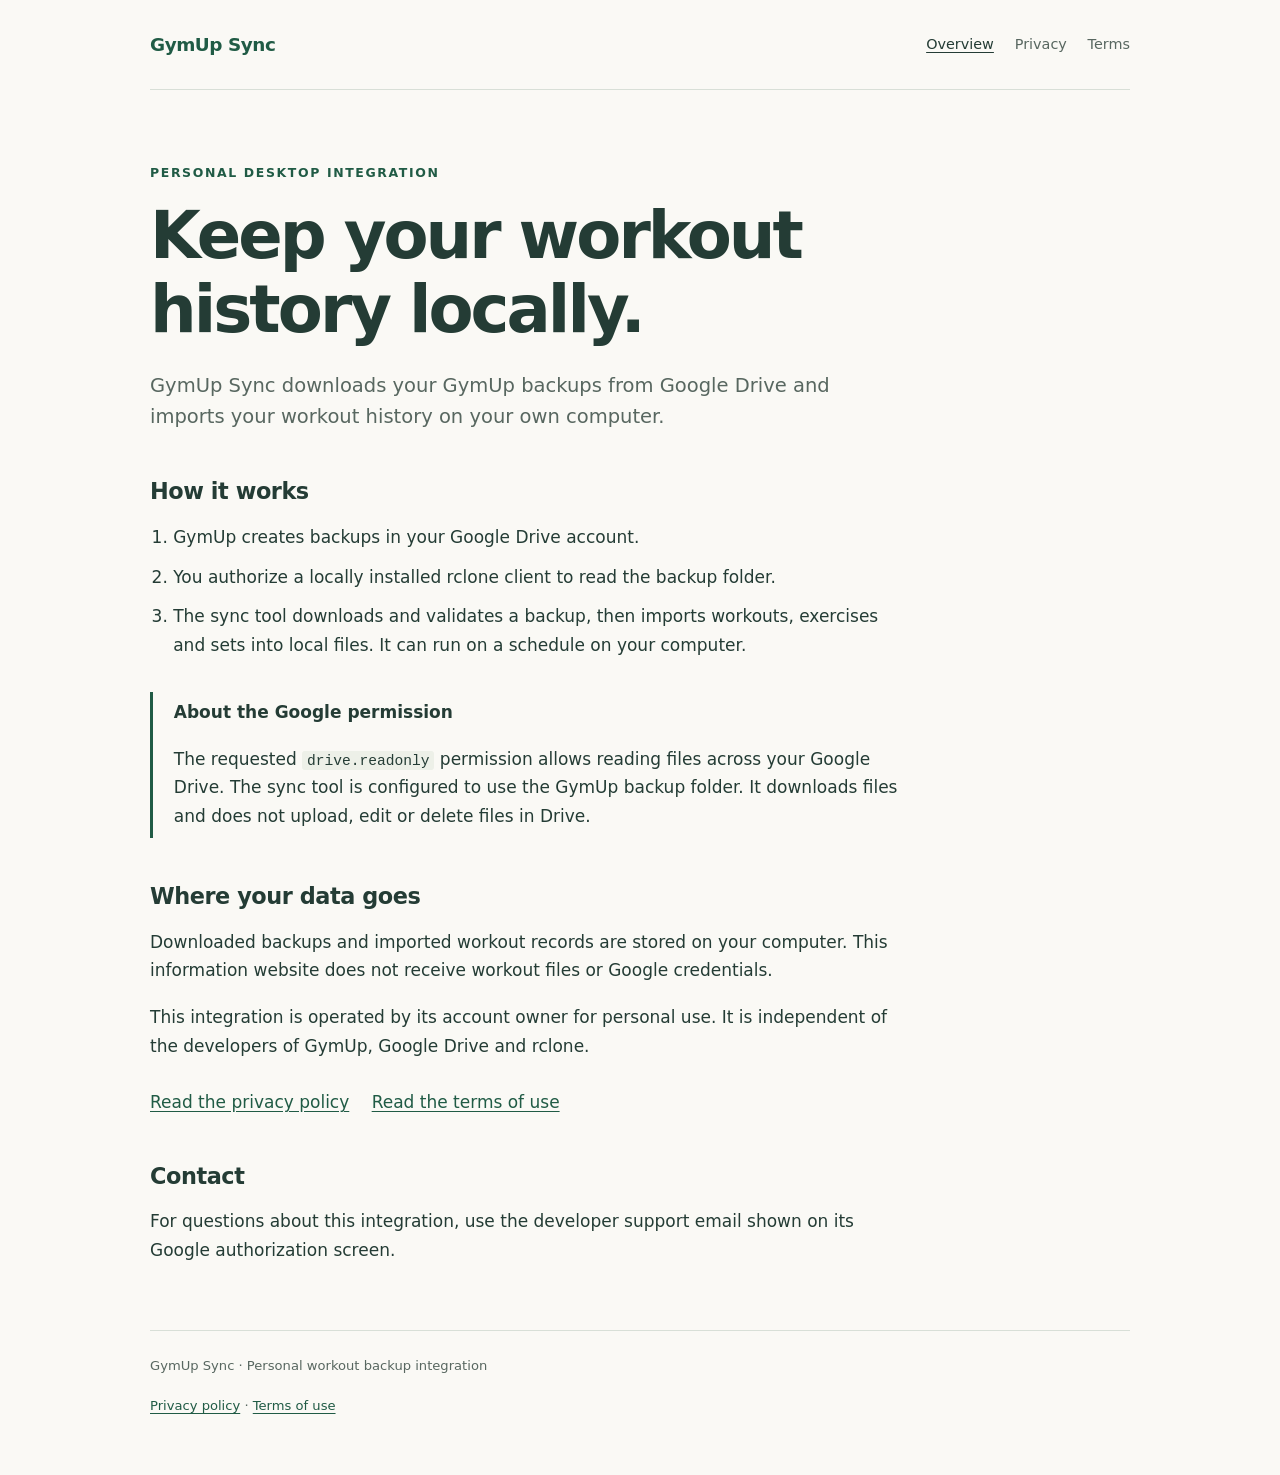
<file: index.html>
<!doctype html>
<html lang="en">
<head>
  <meta charset="utf-8">
  <meta name="viewport" content="width=device-width, initial-scale=1">
  <meta name="description" content="GymUp Sync is a personal desktop integration that downloads GymUp backups from Google Drive and imports workout records locally.">
  <title>GymUp Sync — Personal workout backup integration</title>
  <link rel="stylesheet" href="styles.css">
</head>
<body>
  <a class="skip" href="#main">Skip to content</a>
  <div class="wrap">
    <header>
      <a class="brand" href="index.html">GymUp Sync</a>
      <nav aria-label="Main navigation">
        <a href="index.html" aria-current="page">Overview</a>
        <a href="privacy.html">Privacy</a>
        <a href="terms.html">Terms</a>
      </nav>
    </header>
    <main id="main">
      <p class="eyebrow">Personal desktop integration</p>
      <h1>Keep your workout<br>history locally.</h1>
      <p class="lead">GymUp Sync downloads your GymUp backups from Google Drive and imports your workout history on your own computer.</p>
      <div class="text">
        <h2>How it works</h2>
        <ol>
          <li>GymUp creates backups in your Google Drive account.</li>
          <li>You authorize a locally installed rclone client to read the backup folder.</li>
          <li>The sync tool downloads and validates a backup, then imports workouts, exercises and sets into local files. It can run on a schedule on your computer.</li>
        </ol>
        <div class="notice">
          <p><strong>About the Google permission</strong></p>
          <p>The requested <code>drive.readonly</code> permission allows reading files across your Google Drive. The sync tool is configured to use the GymUp backup folder. It downloads files and does not upload, edit or delete files in Drive.</p>
        </div>
        <h2>Where your data goes</h2>
        <p>Downloaded backups and imported workout records are stored on your computer. This information website does not receive workout files or Google credentials.</p>
        <p>This integration is operated by its account owner for personal use. It is independent of the developers of GymUp, Google Drive and rclone.</p>
        <div class="links">
          <a href="privacy.html">Read the privacy policy</a>
          <a href="terms.html">Read the terms of use</a>
        </div>
        <h2>Contact</h2>
        <p>For questions about this integration, use the developer support email shown on its Google authorization screen.</p>
      </div>
    </main>
    <footer>
      <p>GymUp Sync · Personal workout backup integration</p>
      <p><a href="privacy.html">Privacy policy</a> · <a href="terms.html">Terms of use</a></p>
    </footer>
  </div>
</body>
</html>
</file>
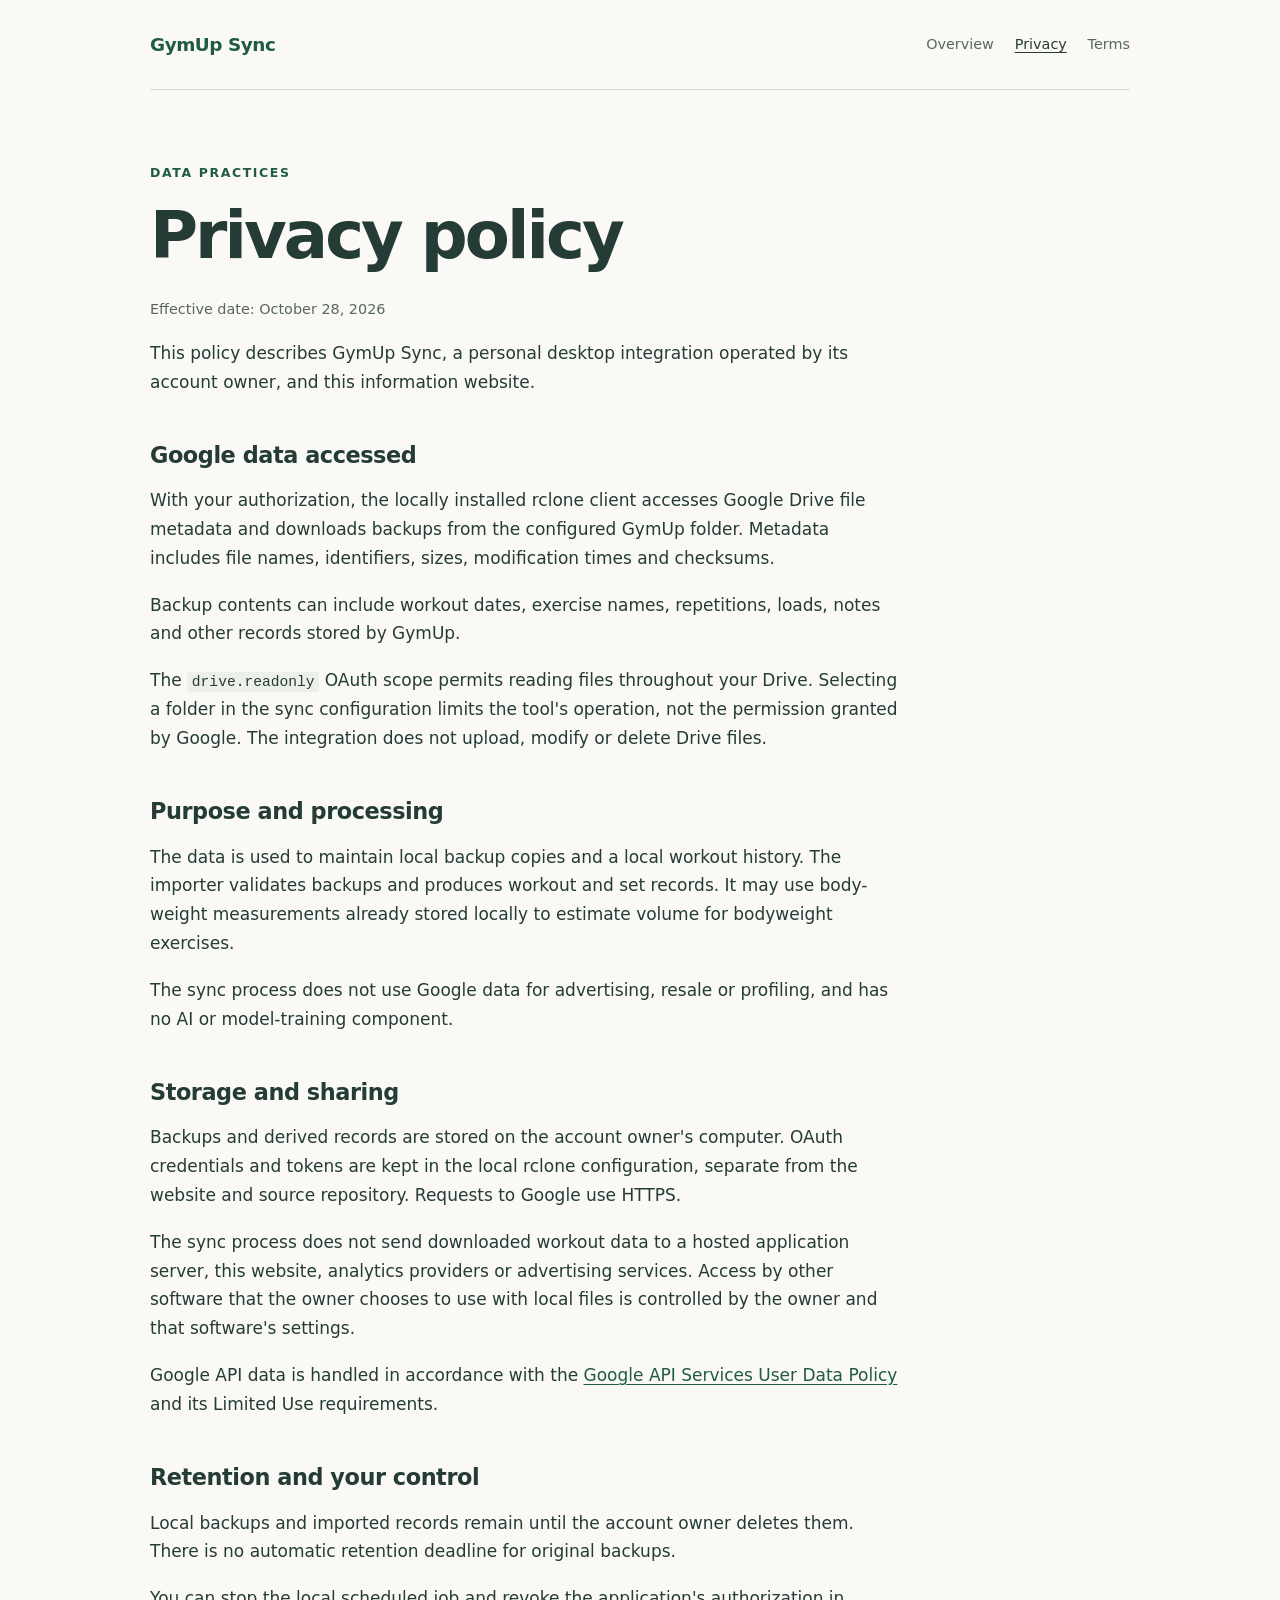
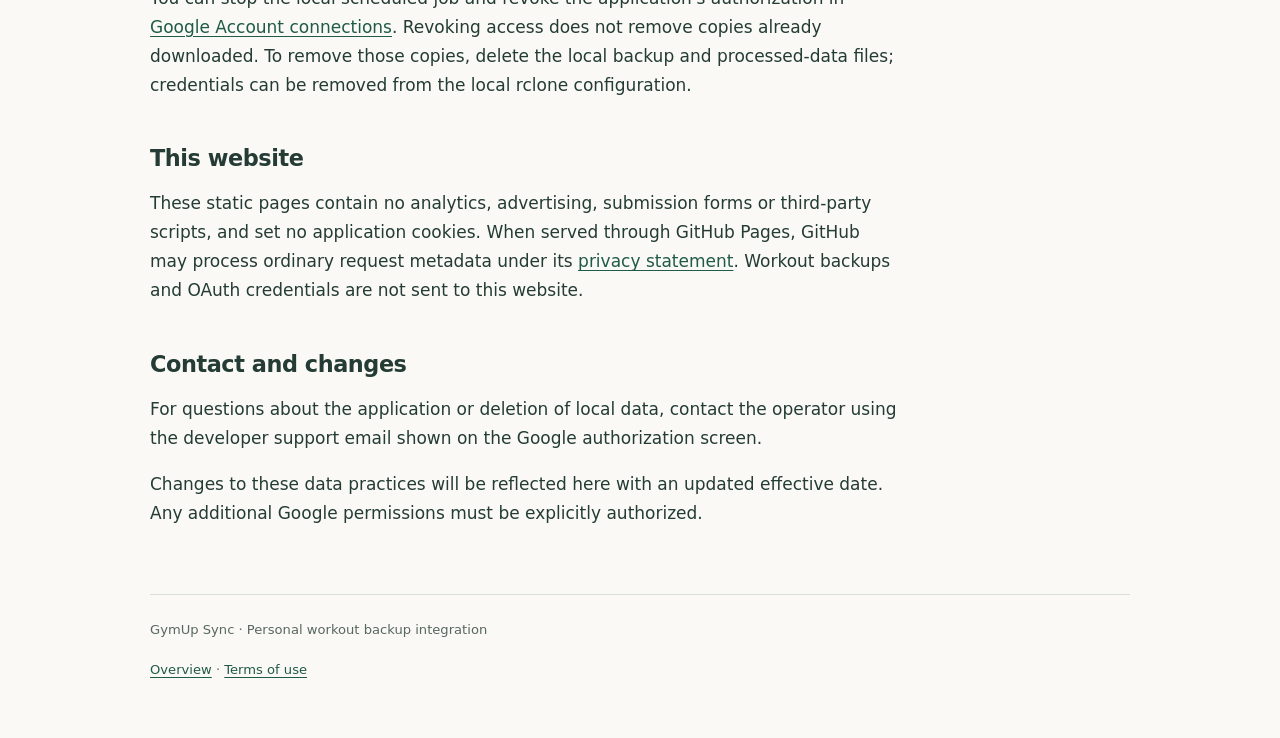
<file: privacy.html>
<!doctype html>
<html lang="en">
<head>
  <meta charset="utf-8">
  <meta name="viewport" content="width=device-width, initial-scale=1">
  <meta name="description" content="How GymUp Sync accesses Google Drive backups, processes workout records locally, and handles credentials and retention.">
  <title>Privacy policy — GymUp Sync</title>
  <link rel="stylesheet" href="styles.css">
</head>
<body>
  <a class="skip" href="#main">Skip to content</a>
  <div class="wrap">
    <header>
      <a class="brand" href="index.html">GymUp Sync</a>
      <nav aria-label="Main navigation">
        <a href="index.html">Overview</a>
        <a href="privacy.html" aria-current="page">Privacy</a>
        <a href="terms.html">Terms</a>
      </nav>
    </header>
    <main id="main" class="text">
      <p class="eyebrow">Data practices</p>
      <h1>Privacy policy</h1>
      <p class="meta">Effective date: October 28, 2026</p>
      <p>This policy describes GymUp Sync, a personal desktop integration operated by its account owner, and this information website.</p>
      <h2>Google data accessed</h2>
      <p>With your authorization, the locally installed rclone client accesses Google Drive file metadata and downloads backups from the configured GymUp folder. Metadata includes file names, identifiers, sizes, modification times and checksums.</p>
      <p>Backup contents can include workout dates, exercise names, repetitions, loads, notes and other records stored by GymUp.</p>
      <p>The <code>drive.readonly</code> OAuth scope permits reading files throughout your Drive. Selecting a folder in the sync configuration limits the tool's operation, not the permission granted by Google. The integration does not upload, modify or delete Drive files.</p>
      <h2>Purpose and processing</h2>
      <p>The data is used to maintain local backup copies and a local workout history. The importer validates backups and produces workout and set records. It may use body-weight measurements already stored locally to estimate volume for bodyweight exercises.</p>
      <p>The sync process does not use Google data for advertising, resale or profiling, and has no AI or model-training component.</p>
      <h2>Storage and sharing</h2>
      <p>Backups and derived records are stored on the account owner's computer. OAuth credentials and tokens are kept in the local rclone configuration, separate from the website and source repository. Requests to Google use HTTPS.</p>
      <p>The sync process does not send downloaded workout data to a hosted application server, this website, analytics providers or advertising services. Access by other software that the owner chooses to use with local files is controlled by the owner and that software's settings.</p>
      <p>Google API data is handled in accordance with the <a href="https://developers.google.com/terms/api-services-user-data-policy">Google API Services User Data Policy</a> and its Limited Use requirements.</p>
      <h2>Retention and your control</h2>
      <p>Local backups and imported records remain until the account owner deletes them. There is no automatic retention deadline for original backups.</p>
      <p>You can stop the local scheduled job and revoke the application's authorization in <a href="https://myaccount.google.com/connections">Google Account connections</a>. Revoking access does not remove copies already downloaded. To remove those copies, delete the local backup and processed-data files; credentials can be removed from the local rclone configuration.</p>
      <h2>This website</h2>
      <p>These static pages contain no analytics, advertising, submission forms or third-party scripts, and set no application cookies. When served through GitHub Pages, GitHub may process ordinary request metadata under its <a href="https://docs.github.com/en/site-policy/privacy-policies/github-general-privacy-statement">privacy statement</a>. Workout backups and OAuth credentials are not sent to this website.</p>
      <h2>Contact and changes</h2>
      <p>For questions about the application or deletion of local data, contact the operator using the developer support email shown on the Google authorization screen.</p>
      <p>Changes to these data practices will be reflected here with an updated effective date. Any additional Google permissions must be explicitly authorized.</p>
    </main>
    <footer>
      <p>GymUp Sync · Personal workout backup integration</p>
      <p><a href="index.html">Overview</a> · <a href="terms.html">Terms of use</a></p>
    </footer>
  </div>
</body>
</html>
</file>
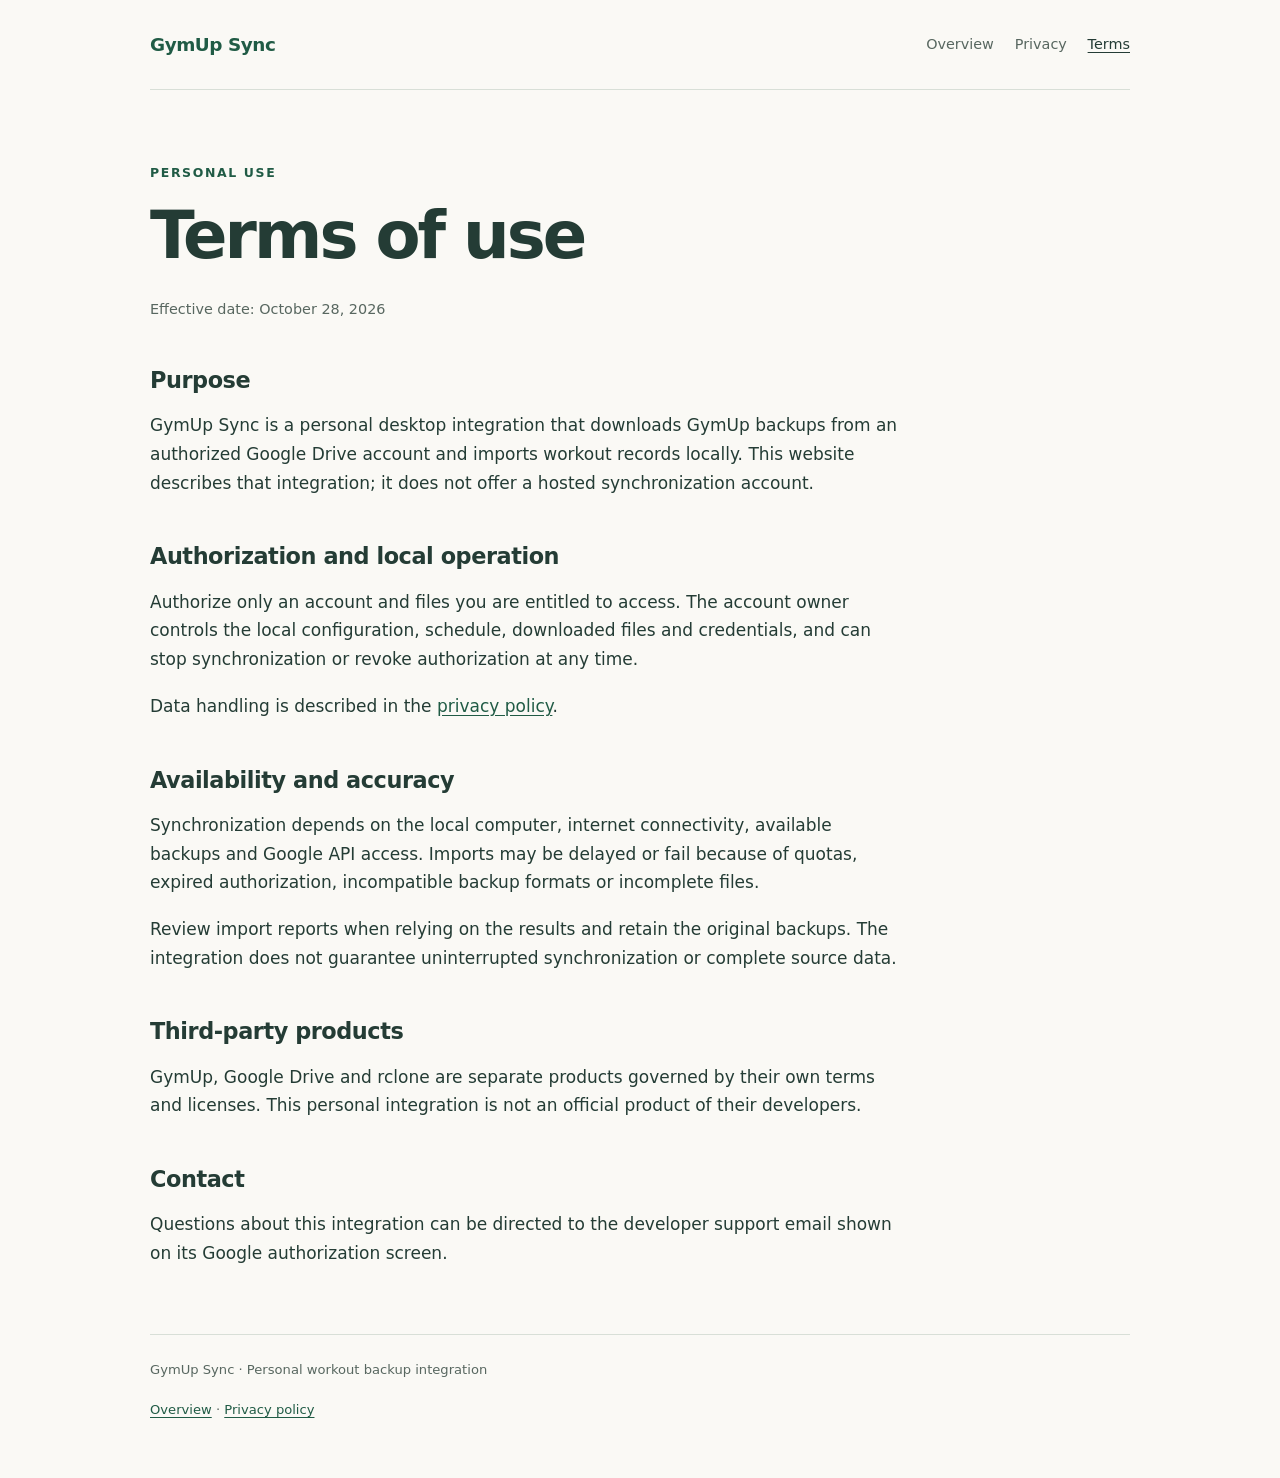
<file: terms.html>
<!doctype html>
<html lang="en">
<head>
  <meta charset="utf-8">
  <meta name="viewport" content="width=device-width, initial-scale=1">
  <meta name="description" content="Terms for the personal GymUp Sync desktop integration and its Google Drive access.">
  <title>Terms of use — GymUp Sync</title>
  <link rel="stylesheet" href="styles.css">
</head>
<body>
  <a class="skip" href="#main">Skip to content</a>
  <div class="wrap">
    <header>
      <a class="brand" href="index.html">GymUp Sync</a>
      <nav aria-label="Main navigation">
        <a href="index.html">Overview</a>
        <a href="privacy.html">Privacy</a>
        <a href="terms.html" aria-current="page">Terms</a>
      </nav>
    </header>
    <main id="main" class="text">
      <p class="eyebrow">Personal use</p>
      <h1>Terms of use</h1>
      <p class="meta">Effective date: October 28, 2026</p>
      <h2>Purpose</h2>
      <p>GymUp Sync is a personal desktop integration that downloads GymUp backups from an authorized Google Drive account and imports workout records locally. This website describes that integration; it does not offer a hosted synchronization account.</p>
      <h2>Authorization and local operation</h2>
      <p>Authorize only an account and files you are entitled to access. The account owner controls the local configuration, schedule, downloaded files and credentials, and can stop synchronization or revoke authorization at any time.</p>
      <p>Data handling is described in the <a href="privacy.html">privacy policy</a>.</p>
      <h2>Availability and accuracy</h2>
      <p>Synchronization depends on the local computer, internet connectivity, available backups and Google API access. Imports may be delayed or fail because of quotas, expired authorization, incompatible backup formats or incomplete files.</p>
      <p>Review import reports when relying on the results and retain the original backups. The integration does not guarantee uninterrupted synchronization or complete source data.</p>
      <h2>Third-party products</h2>
      <p>GymUp, Google Drive and rclone are separate products governed by their own terms and licenses. This personal integration is not an official product of their developers.</p>
      <h2>Contact</h2>
      <p>Questions about this integration can be directed to the developer support email shown on its Google authorization screen.</p>
    </main>
    <footer>
      <p>GymUp Sync · Personal workout backup integration</p>
      <p><a href="index.html">Overview</a> · <a href="privacy.html">Privacy policy</a></p>
    </footer>
  </div>
</body>
</html>
</file>
<file: styles.css>
:root {
  color-scheme: light;
  --paper: #faf9f5;
  --ink: #243c35;
  --muted: #586760;
  --line: #d8dfd7;
  --accent: #205b45;
}
* { box-sizing: border-box; }
body { margin: 0; background: var(--paper); color: var(--ink); font: 17px/1.7 system-ui, sans-serif; }
a { color: var(--accent); text-underline-offset: .2em; }
a:hover { text-decoration-thickness: .14em; }
a:focus-visible { outline: 3px solid #b56f27; outline-offset: 5px; }
.skip { position: absolute; top: -6rem; left: 1rem; padding: .5rem; background: white; }
.skip:focus { top: 1rem; }
.wrap { width: min(100% - 3rem, 980px); margin-inline: auto; }
header { display: flex; align-items: center; justify-content: space-between; gap: 1.5rem; padding-block: 1.8rem; border-bottom: 1px solid var(--line); }
.brand { font-size: 1.15rem; font-weight: 700; text-decoration: none; letter-spacing: -.025em; }
nav { display: flex; flex-wrap: wrap; gap: .7rem 1.3rem; font-size: .9rem; }
nav a { color: var(--muted); text-decoration: none; }
nav a[aria-current="page"] { color: var(--ink); text-decoration: underline; }
main { padding-block: 4.5rem 3rem; }
.eyebrow { color: var(--accent); font-size: .78rem; font-weight: 650; letter-spacing: .13em; text-transform: uppercase; margin: 0 0 1rem; }
h1 { max-width: 850px; font-size: clamp(2.2rem, 5.8vw, 4.1rem); line-height: 1.12; font-weight: 650; letter-spacing: -.045em; margin: 0 0 1.5rem; }
.lead { max-width: 700px; color: var(--muted); font-size: 1.22rem; line-height: 1.6; }
.text { max-width: 750px; }
h2 { font-size: 1.4rem; line-height: 1.3; letter-spacing: -.02em; margin: 2.8rem 0 1rem; }
p { margin: 0 0 1.1rem; }
li { margin-bottom: .65rem; }
ol, ul { padding-left: 1.45rem; }
code { background: #edf0e8; border-radius: 3px; padding: .1rem .3rem; font-size: .86em; overflow-wrap: anywhere; }
.notice { border-left: 3px solid var(--accent); padding: .4rem 0 .4rem 1.3rem; margin-block: 2rem; }
.notice p:last-child { margin-bottom: 0; }
.meta { font-size: .9rem; color: var(--muted); }
.links { display: flex; gap: 1.4rem; flex-wrap: wrap; margin-top: 1.7rem; }
footer { border-top: 1px solid var(--line); padding-block: 1.5rem 2.5rem; color: var(--muted); font-size: .82rem; }
footer p { max-width: 740px; }
@media (max-width: 600px) {
  .wrap { width: calc(100% - 2rem); }
  header { align-items: flex-start; flex-direction: column; gap: .8rem; padding-block: 1.2rem; }
  main { padding-top: 2.8rem; }
  body { font-size: 16px; }
}
</file>
